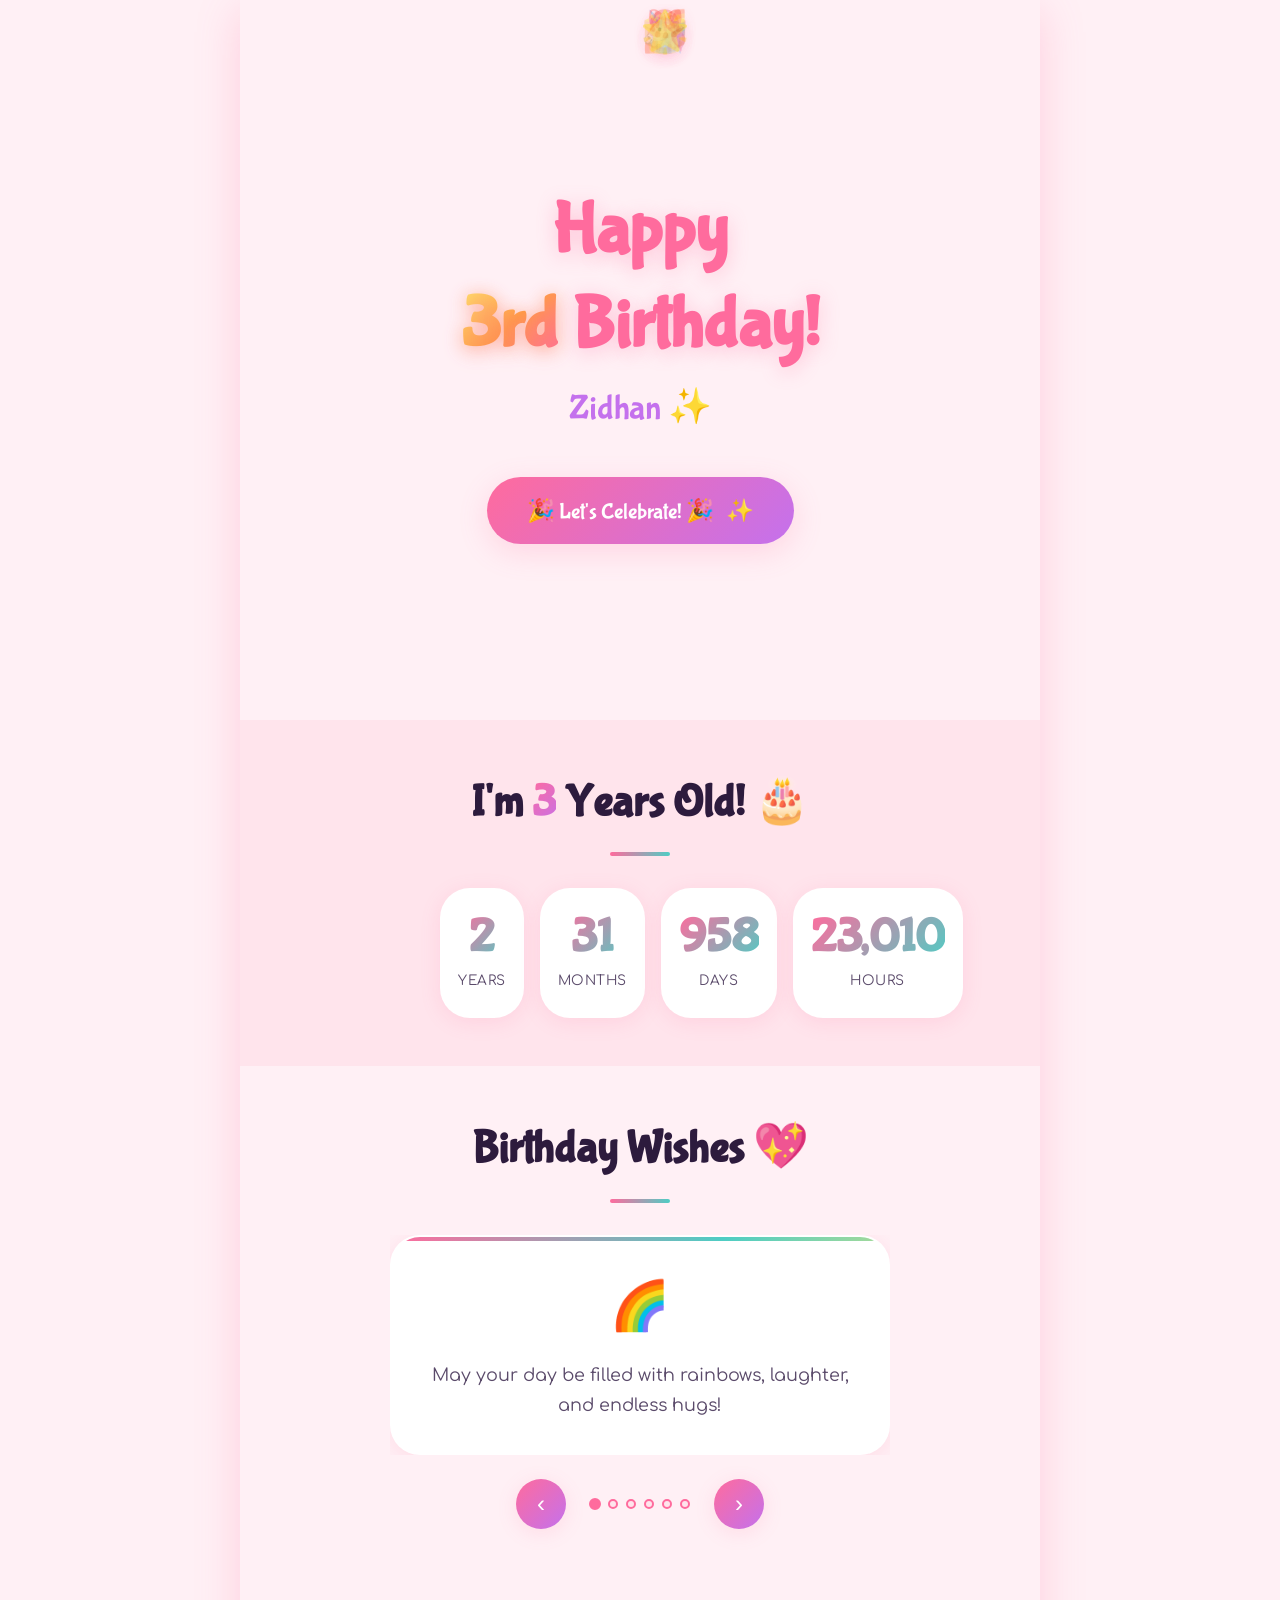
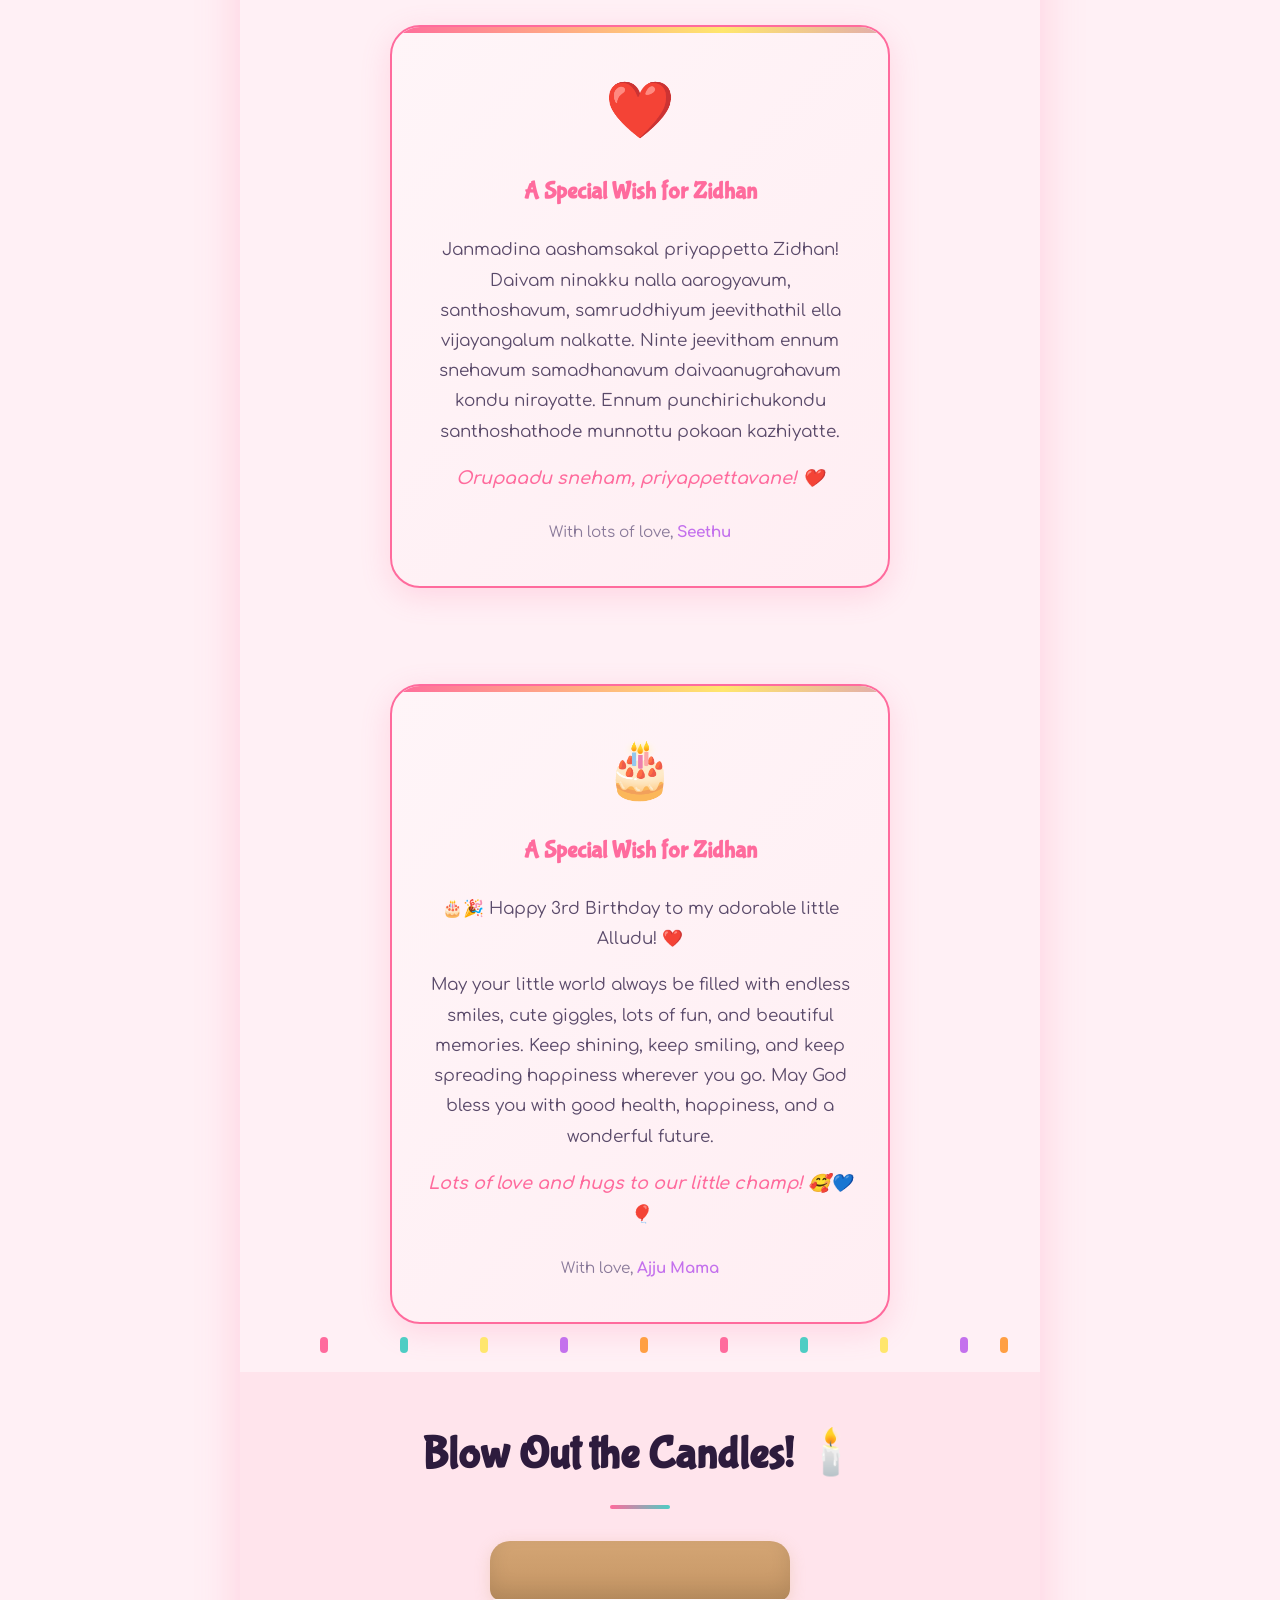
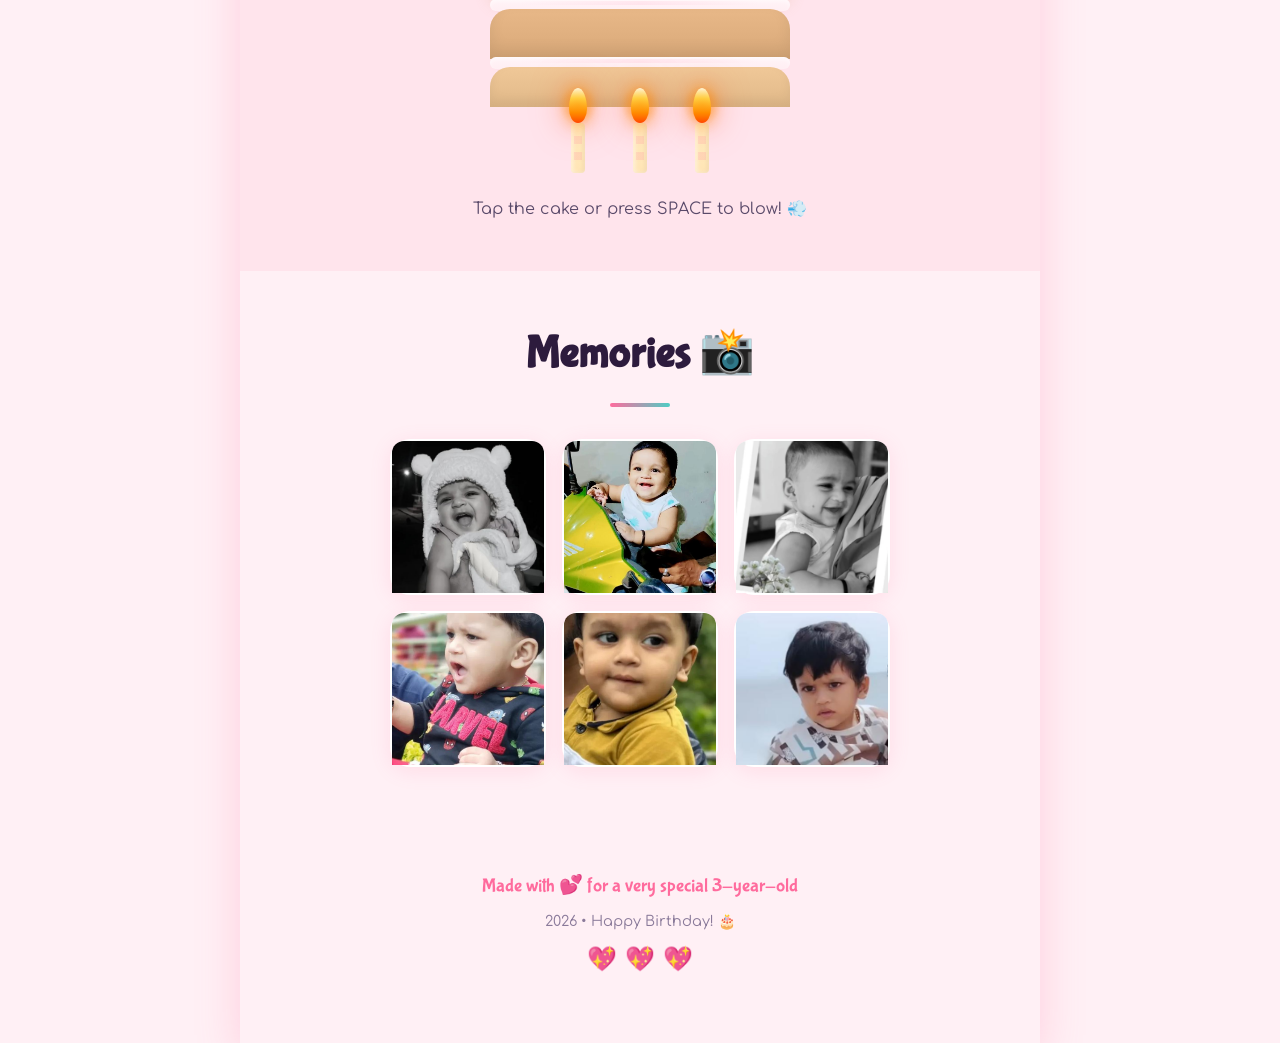
<file: index.html>
<!DOCTYPE html>
<html lang="en">
<head>
    <meta charset="UTF-8">
    <meta name="viewport" content="width=device-width, initial-scale=1.0, viewport-fit=cover">
    <meta name="theme-color" content="#ff6b9d">
    <meta name="description" content="Happy 3rd Birthday! A magical celebration website">
    <title>🎂 Happy 3rd Birthday! 🎈</title>
    <link rel="preconnect" href="https://fonts.googleapis.com">
    <link rel="preconnect" href="https://fonts.gstatic.com" crossorigin>
    <link href="https://fonts.googleapis.com/css2?family=Bubblegum+Sans&family=Comfortaa:wght@400;600;700&display=swap" rel="stylesheet">
    <link rel="stylesheet" href="style.css">
    <link rel="manifest" href="manifest.json">
    <link rel="apple-touch-icon" href="icons/icon-192.png">
</head>
<body>
    <canvas id="confetti-canvas" aria-hidden="true"></canvas>

    <div class="page-wrapper">
        <!-- Hero Section -->
        <header class="hero" role="banner">
            <div class="floating-elements" aria-hidden="true">
                <span class="float-item" style="--i: 0">🎈</span>
                <span class="float-item" style="--i: 1">🎁</span>
                <span class="float-item" style="--i: 2">🧁</span>
                <span class="float-item" style="--i: 3">🌈</span>
                <span class="float-item" style="--i: 4">⭐</span>
                <span class="float-item" style="--i: 5">🎂</span>
                <span class="float-item" style="--i: 6">🦄</span>
                <span class="float-item" style="--i: 7">🌟</span>
            </div>

            <h1 class="birthday-title">
                <span class="title-line">Happy</span>
                <span class="title-line age-line">
                    <span class="age-number">3rd</span>
                    Birthday!
                </span>
            </h1>

            <p class="birthday-name">Zidhan ✨</p>

            <button class="cta-button" id="celebrate-btn" aria-label="Start the celebration">
                <span class="btn-text">🎉 Let's Celebrate! 🎉</span>
                <span class="btn-sparkle" aria-hidden="true">✨</span>
            </button>
        </header>

        <!-- Age Counter Section -->
        <section class="age-counter" aria-labelledby="age-heading">
            <h2 id="age-heading" class="section-title">I'm <span class="highlight">3</span> Years Old! 🎂</h2>
            <div class="counter-grid">
                <div class="counter-card">
                    <span class="counter-number" data-target="3">0</span>
                    <span class="counter-label">Years</span>
                </div>
                <div class="counter-card">
                    <span class="counter-number" data-target="36">0</span>
                    <span class="counter-label">Months</span>
                </div>
                <div class="counter-card">
                    <span class="counter-number" data-target="1095">0</span>
                    <span class="counter-label">Days</span>
                </div>
                <div class="counter-card">
                    <span class="counter-number" data-target="26280">0</span>
                    <span class="counter-label">Hours</span>
                </div>
            </div>
        </section>

        <!-- Wishes Section -->
        <section class="wishes" aria-labelledby="wishes-heading">
            <h2 id="wishes-heading" class="section-title">Birthday Wishes 💖</h2>
            <div class="wishes-carousel" id="wishes-carousel" role="region" aria-label="Birthday wishes">
                <div class="wish-card active" data-wish="1">
                    <div class="wish-icon">🌈</div>
                    <p class="wish-text">May your day be filled with rainbows, laughter, and endless hugs!</p>
                </div>
                <div class="wish-card" data-wish="2">
                    <div class="wish-icon">🦄</div>
                    <p class="wish-text">You're more magical than a unicorn and sweeter than cotton candy!</p>
                </div>
                <div class="wish-card" data-wish="3">
                    <div class="wish-icon">🚀</div>
                    <p class="wish-text">Dream big, little astronaut! The universe is yours to explore!</p>
                </div>
                <div class="wish-card" data-wish="4">
                    <div class="wish-icon">🎨</div>
                    <p class="wish-text">Paint the world with your colors. You're a masterpiece in the making!</p>
                </div>
                <div class="wish-card" data-wish="5">
                    <div class="wish-icon">🧸</div>
                    <p class="wish-text">May your teddy bears always be fluffy and your blankets forever cozy!</p>
                </div>
                <div class="wish-card" data-wish="6">
                    <div class="wish-icon">📚</div>
                    <p class="wish-text">Every book opens a new adventure. Keep turning those pages!</p>
                </div>
            </div>
            <div class="carousel-nav" aria-label="Navigate wishes">
                <button class="nav-btn prev" id="prev-wish" aria-label="Previous wish">‹</button>
                <div class="nav-dots" id="nav-dots" aria-label="Wish indicators"></div>
                <button class="nav-btn next" id="next-wish" aria-label="Next wish">›</button>
            </div>
        </section>

        <!-- Special Wish from Seethu -->
        <section class="special-wish" aria-labelledby="special-wish-heading">
            <div class="special-wish-card">
                <div class="special-wish-icon">❤️</div>
                <h3 class="special-wish-title">A Special Wish for Zidhan</h3>
                <div class="special-wish-content">
                    <p>Janmadina aashamsakal priyappetta Zidhan! Daivam ninakku nalla aarogyavum, santhoshavum, samruddhiyum jeevithathil ella vijayangalum nalkatte. Ninte jeevitham ennum snehavum samadhanavum daivaanugrahavum kondu nirayatte. Ennum punchirichukondu santhoshathode munnottu pokaan kazhiyatte.</p>
                    <p class="special-wish-signature">Orupaadu sneham, priyappettavane! ❤️</p>
                    <p class="special-wish-from">With lots of love, <strong>Seethu</strong></p>
                </div>
            </div>
        </section>

        <!-- Special Wish from Ajju Mama -->
        <section class="special-wish" aria-labelledby="special-wish-heading-2">
            <div class="special-wish-card">
                <div class="special-wish-icon">🎂</div>
                <h3 class="special-wish-title">A Special Wish for Zidhan</h3>
                <div class="special-wish-content">
                    <p>🎂🎉 Happy 3rd Birthday to my adorable little Alludu! ❤️</p>
                    <p>May your little world always be filled with endless smiles, cute giggles, lots of fun, and beautiful memories. Keep shining, keep smiling, and keep spreading happiness wherever you go. May God bless you with good health, happiness, and a wonderful future.</p>
                    <p class="special-wish-signature">Lots of love and hugs to our little champ! 🥰💙🎈</p>
                    <p class="special-wish-from">With love, <strong>Ajju Mama</strong></p>
                </div>
            </div>
        </section>

        <!-- Interactive Cake Section -->
        <section class="cake-section" aria-labelledby="cake-heading">
            <h2 id="cake-heading" class="section-title">Blow Out the Candles! 🕯️</h2>
            <div class="cake-container" id="cake-container" role="button" tabindex="0" aria-label="Birthday cake with 3 candles. Tap or press space to blow them out!">
                <div class="cake-layers">
                    <div class="cake-layer bottom"></div>
                    <div class="cake-frosting"></div>
                    <div class="cake-layer middle"></div>
                    <div class="cake-frosting"></div>
                    <div class="cake-layer top"></div>
                </div>
                <div class="candles" id="candles">
                    <div class="candle" data-candle="1">
                        <div class="candle-body"></div>
                        <div class="flame" id="flame-1">
                            <div class="flame-inner"></div>
                            <div class="flame-glow"></div>
                        </div>
                    </div>
                    <div class="candle" data-candle="2">
                        <div class="candle-body"></div>
                        <div class="flame" id="flame-2">
                            <div class="flame-inner"></div>
                            <div class="flame-glow"></div>
                        </div>
                    </div>
                    <div class="candle" data-candle="3">
                        <div class="candle-body"></div>
                        <div class="flame" id="flame-3">
                            <div class="flame-inner"></div>
                            <div class="flame-glow"></div>
                        </div>
                    </div>
                </div>
                <div class="cake-decorations" aria-hidden="true">
                    <span class="sprinkle" style="--i: 0"></span>
                    <span class="sprinkle" style="--i: 1"></span>
                    <span class="sprinkle" style="--i: 2"></span>
                    <span class="sprinkle" style="--i: 3"></span>
                    <span class="sprinkle" style="--i: 4"></span>
                    <span class="sprinkle" style="--i: 5"></span>
                    <span class="sprinkle" style="--i: 6"></span>
                    <span class="sprinkle" style="--i: 7"></span>
                    <span class="sprinkle" style="--i: 8"></span>
                    <span class="sprinkle" style="--i: 9"></span>
                </div>
            </div>
            <p class="cake-instruction" id="cake-instruction">Tap the cake or press SPACE to blow! 💨</p>
            <div class="celebration-message hidden" id="celebration-message">
                <h3>🎉 Happy Birthday! 🎉</h3>
                <p>Your wish has been sent to the stars! ⭐</p>
            </div>
        </section>

        <!-- Photo Gallery -->
        <section class="gallery" aria-labelledby="gallery-heading">
            <h2 id="gallery-heading" class="section-title">Memories 📸</h2>
            <div class="gallery-grid" id="gallery-grid">
                <div class="gallery-item" tabindex="0" role="button" >
                    <img src="1.jpg" alt="Baby's first smile" loading="lazy" class="gallery-image">
                </div>
                <div class="gallery-item" tabindex="0" role="button" aria-label="Photo 2: First steps">
                    <img src="2.jpg" alt="Baby taking first steps" loading="lazy" class="gallery-image">
                </div>
                <div class="gallery-item" tabindex="0" role="button" aria-label="Photo 3: First birthday">
                    <img src="3.jpg" alt="First birthday celebration" loading="lazy" class="gallery-image">
                    
                </div>
                <div class="gallery-item" tabindex="0" role="button" aria-label="Photo 4: Second birthday">
                    <img src="4.jpg" alt="Second birthday party" loading="lazy" class="gallery-image">
                </div>
                <div class="gallery-item" tabindex="0" role="button" aria-label="Photo 5: Playing in park">
                    <img src="5.jpg" alt="Child playing in park" loading="lazy" class="gallery-image">
                </div>
                <div class="gallery-item" tabindex="0" role="button" aria-label="Photo 6: Family time">
                    <img src="6.jpg" alt="Family time together" loading="lazy" class="gallery-image">
                </div>
            </div>
        </section>

        <!-- Footer -->
        <footer class="footer" role="contentinfo">
            <div class="footer-content">
                <p class="footer-love">Made with 💕 for a very special 3-year-old</p>
                <p class="footer-year">2026 • Happy Birthday! 🎂</p>
                <div class="social-hearts" aria-hidden="true">
                    <span>💖</span>
                    <span>💖</span>
                    <span>💖</span>
                </div>
            </div>
        </footer>
    </div>

    <!-- Audio for interactions -->
    <audio id="pop-sound" preload="auto">
        <source src="[data-uri]" type="audio/wav">
    </audio>
    <audio id="cheer-sound" preload="auto">
        <source src="[data-uri]" type="audio/wav">
    </audio>

    <script src="script.js"></script>
</body>
</html>
</file>
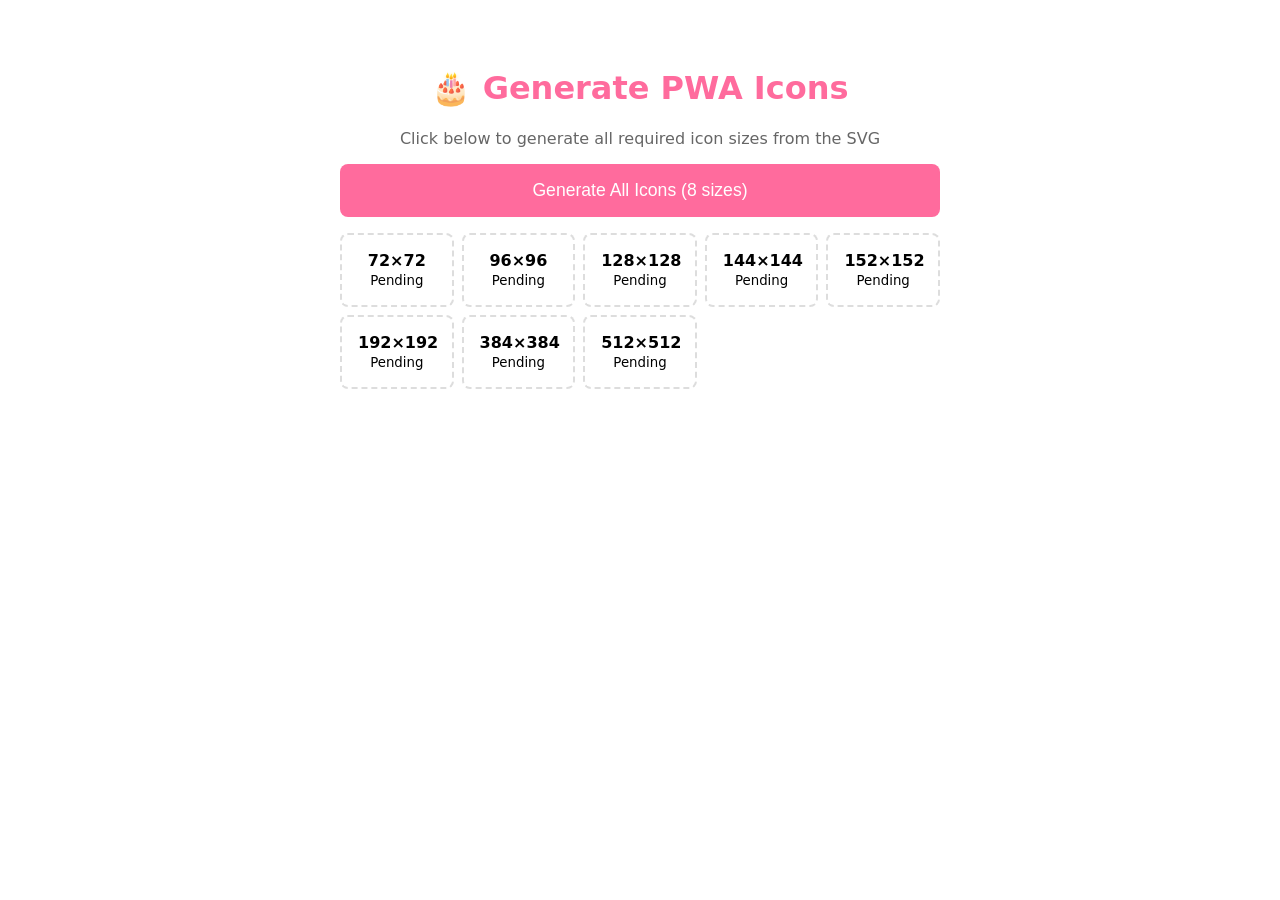
<file: icons/generate-icons.html>
<!DOCTYPE html>
<html lang="en">
<head>
    <meta charset="UTF-8">
    <meta name="viewport" content="width=device-width, initial-scale=1.0">
    <title>Generate PWA Icons</title>
    <style>
        body { font-family: system-ui; max-width: 600px; margin: 2rem auto; padding: 1rem; }
        .btn { display: block; width: 100%; padding: 1rem; font-size: 1.1rem; background: #ff6b9d; color: white; border: none; border-radius: 8px; cursor: pointer; margin-bottom: 1rem; }
        .btn:hover { background: #e85a87; }
        .sizes { display: grid; grid-template-columns: repeat(auto-fill, minmax(100px, 1fr)); gap: 0.5rem; margin-top: 1rem; }
        .size-box { border: 2px dashed #ddd; padding: 1rem; text-align: center; border-radius: 8px; }
        .size-box.ready { border-color: #4ecdc4; background: #f0fdfd; }
        canvas { max-width: 100%; border: 1px solid #eee; border-radius: 4px; }
        h1 { text-align: center; color: #ff6b9d; }
        p { color: #666; text-align: center; }
    </style>
</head>
<body>
    <h1>🎂 Generate PWA Icons</h1>
    <p>Click below to generate all required icon sizes from the SVG</p>
    <button class="btn" id="generate-btn">Generate All Icons (8 sizes)</button>
    <div class="sizes" id="sizes-container"></div>

    <script>
        const sizes = [72, 96, 128, 144, 152, 192, 384, 512];
        const container = document.getElementById('sizes-container');
        const btn = document.getElementById('generate-btn');

        // Create placeholder boxes
        sizes.forEach(size => {
            const box = document.createElement('div');
            box.className = 'size-box';
            box.id = `size-${size}`;
            box.innerHTML = `<strong>${size}×${size}</strong><br><small>Pending</small>`;
            container.appendChild(box);
        });

        async function generateIcons() {
            btn.disabled = true;
            btn.textContent = 'Generating...';

            // Fetch the SVG
            const svgResponse = await fetch('icon.svg');
            const svgText = await svgResponse.text();

            for (const size of sizes) {
                const box = document.getElementById(`size-${size}`);
                box.innerHTML = `<strong>${size}×${size}</strong><br><small>Generating...</small>`;

                // Create canvas
                const canvas = document.createElement('canvas');
                canvas.width = size;
                canvas.height = size;
                const ctx = canvas.getContext('2d');

                // Create image from SVG
                const img = new Image();
                const svgBlob = new Blob([svgText], { type: 'image/svg+xml' });
                const url = URL.createObjectURL(svgBlob);

                await new Promise((resolve, reject) => {
                    img.onload = resolve;
                    img.onerror = reject;
                    img.src = url;
                });

                // Draw with white background
                ctx.fillStyle = '#fff0f5';
                ctx.fillRect(0, 0, size, size);
                ctx.drawImage(img, 0, 0, size, size);

                URL.revokeObjectURL(url);

                // Convert to PNG and download
                canvas.toBlob(blob => {
                    const a = document.createElement('a');
                    a.href = URL.createObjectURL(blob);
                    a.download = `icon-${size}.png`;
                    a.click();
                    URL.revokeObjectURL(a.href);

                    box.className = 'size-box ready';
                    box.innerHTML = `<strong>${size}×${size}</strong><br><small>✅ Ready</small>`;
                    box.appendChild(canvas.cloneNode(true));
                }, 'image/png');
            }

            btn.textContent = 'All Icons Generated! 🎉';
            btn.style.background = '#4ecdc4';
        }

        btn.addEventListener('click', generateIcons);
    </script>
</body>
</html>
</file>
<file: style.css>
/* ===== RESET & BASE ===== */
*, *::before, *::after {
    box-sizing: border-box;
    margin: 0;
    padding: 0;
}

:root {
    /* Colors */
    --bg-primary: #fff0f5;
    --bg-secondary: #ffe4ec;
    --bg-card: #ffffff;
    --accent-pink: #ff6b9d;
    --accent-pink-dark: #e85a87;
    --accent-blue: #4ecdc4;
    --accent-yellow: #ffe66d;
    --accent-purple: #c471ed;
    --accent-orange: #ff9f43;
    --text-primary: #2d1b3d;
    --text-secondary: #5a4a6a;
    --text-light: #8a7a9a;
    --white: #ffffff;
    --shadow-soft: 0 4px 20px rgba(255, 107, 157, 0.15);
    --shadow-medium: 0 8px 30px rgba(255, 107, 157, 0.2);
    --shadow-strong: 0 12px 40px rgba(255, 107, 157, 0.25);
    --radius-sm: 12px;
    --radius-md: 20px;
    --radius-lg: 30px;
    --radius-full: 9999px;
    --transition-fast: 150ms ease;
    --transition-normal: 300ms ease;
    --transition-slow: 500ms ease;
    --font-heading: 'Bubblegum Sans', 'Comfortaa', cursive;
    --font-body: 'Comfortaa', cursive;
    --safe-top: env(safe-area-inset-top, 0);
    --safe-bottom: env(safe-area-inset-bottom, 0);
    --safe-left: env(safe-area-inset-left, 0);
    --safe-right: env(safe-area-inset-right, 0);
}

@media (prefers-reduced-motion: reduce) {
    *, *::before, *::after {
        animation-duration: 0.01ms !important;
        animation-iteration-count: 1 !important;
        transition-duration: 0.01ms !important;
    }
}

html {
    font-size: 16px;
    scroll-behavior: smooth;
    -webkit-text-size-adjust: 100%;
}

body {
    font-family: var(--font-body);
    background: var(--bg-primary);
    color: var(--text-primary);
    line-height: 1.6;
    min-height: 100vh;
    overflow-x: hidden;
    -webkit-font-smoothing: antialiased;
    -moz-osx-font-smoothing: grayscale;
}

.page-wrapper {
    min-height: 100vh;
    display: flex;
    flex-direction: column;
    padding-bottom: calc(var(--safe-bottom) + 2rem);
}

/* ===== FLOATING BACKGROUND ELEMENTS ===== */
.floating-elements {
    position: fixed;
    top: 0;
    left: 0;
    width: 100%;
    height: 100%;
    pointer-events: none;
    z-index: 0;
    overflow: hidden;
}

.float-item {
    position: absolute;
    font-size: clamp(1.5rem, 4vw, 2.5rem);
    animation: floatUp 20s linear infinite;
    opacity: 0.3;
    filter: drop-shadow(0 4px 8px rgba(255, 107, 157, 0.2));
}

.float-item:nth-child(odd) { animation-direction: reverse; }

@keyframes floatUp {
    0% { transform: translateY(100vh) rotate(0deg) scale(0.5); opacity: 0; }
    10% { opacity: 0.3; }
    90% { opacity: 0.3; }
    100% { transform: translateY(-10vh) rotate(360deg) scale(1); opacity: 0; }
}

/* ===== CONFETTI CANVAS ===== */
#confetti-canvas {
    position: fixed;
    top: 0;
    left: 0;
    width: 100%;
    height: 100%;
    pointer-events: none;
    z-index: 9999;
}

/* ===== HERO SECTION ===== */
.hero {
    position: relative;
    z-index: 1;
    padding: calc(4rem + var(--safe-top)) 1.5rem 3rem;
    text-align: center;
    min-height: 60vh;
    display: flex;
    flex-direction: column;
    justify-content: center;
    align-items: center;
}

.birthday-title {
    font-family: var(--font-heading);
    font-size: clamp(2.5rem, 8vw, 4.5rem);
    line-height: 1.1;
    color: var(--accent-pink);
    text-shadow: 0 4px 20px rgba(255, 107, 157, 0.3);
    animation: titlePop 1s cubic-bezier(0.68, -0.55, 0.265, 1.55) both;
}

@keyframes titlePop {
    0% { transform: scale(0.3); opacity: 0; }
    100% { transform: scale(1); opacity: 1; }
}

.title-line { display: block; }
.age-line { margin-top: 0.2em; }
.age-number {
    background: linear-gradient(135deg, var(--accent-yellow), var(--accent-orange), var(--accent-pink));
    -webkit-background-clip: text;
    -webkit-text-fill-color: transparent;
    background-clip: text;
    filter: drop-shadow(0 2px 8px rgba(255, 159, 67, 0.4));
    animation: rainbowShift 3s ease-in-out infinite;
}

@keyframes rainbowShift {
    0%, 100% { filter: drop-shadow(0 2px 8px rgba(255, 159, 67, 0.4)) hue-rotate(0deg); }
    50% { filter: drop-shadow(0 2px 8px rgba(196, 113, 237, 0.4)) hue-rotate(30deg); }
}

.birthday-name {
    font-family: var(--font-heading);
    font-size: clamp(1.5rem, 4vw, 2.2rem);
    color: var(--accent-purple);
    margin-top: 1rem;
    animation: fadeInUp 1s ease 0.3s both;
}

@keyframes fadeInUp {
    from { transform: translateY(20px); opacity: 0; }
    to { transform: translateY(0); opacity: 1; }
}

/* ===== CTA BUTTON ===== */
.cta-button {
    margin-top: 2.5rem;
    padding: 1.2rem 2.5rem;
    font-family: var(--font-heading);
    font-size: clamp(1.1rem, 3vw, 1.4rem);
    background: linear-gradient(135deg, var(--accent-pink), var(--accent-purple));
    color: var(--white);
    border: none;
    border-radius: var(--radius-full);
    cursor: pointer;
    box-shadow: var(--shadow-medium);
    transition: var(--transition-normal);
    position: relative;
    overflow: hidden;
    animation: fadeInUp 1s ease 0.6s both;
}

.cta-button::before {
    content: '';
    position: absolute;
    top: 0;
    left: -100%;
    width: 100%;
    height: 100%;
    background: linear-gradient(90deg, transparent, rgba(255,255,255,0.3), transparent);
    transition: left 0.5s ease;
}

.cta-button:hover::before, .cta-button:focus::before { left: 100%; }
.cta-button:hover, .cta-button:focus {
    transform: translateY(-4px) scale(1.02);
    box-shadow: var(--shadow-strong);
}
.cta-button:active { transform: translateY(-2px) scale(0.98); }
.cta-button:focus-visible { outline: 3px solid var(--accent-yellow); outline-offset: 4px; }

.btn-sparkle {
    display: inline-block;
    margin-left: 0.5rem;
    animation: sparkle 1.5s ease-in-out infinite;
}

@keyframes sparkle {
    0%, 100% { transform: scale(1) rotate(0deg); }
    50% { transform: scale(1.3) rotate(15deg); }
}

/* ===== SECTION STYLES ===== */
section {
    padding: 3rem 1.5rem;
    position: relative;
    z-index: 1;
}

.section-title {
    font-family: var(--font-heading);
    font-size: clamp(1.8rem, 5vw, 2.8rem);
    text-align: center;
    color: var(--text-primary);
    margin-bottom: 2rem;
    position: relative;
}

.section-title::after {
    content: '';
    display: block;
    width: 60px;
    height: 4px;
    background: linear-gradient(90deg, var(--accent-pink), var(--accent-blue));
    border-radius: var(--radius-full);
    margin: 0.8rem auto 0;
}

.highlight {
    color: var(--accent-pink);
    background: linear-gradient(135deg, var(--accent-pink), var(--accent-purple));
    -webkit-background-clip: text;
    -webkit-text-fill-color: transparent;
    background-clip: text;
}

/* ===== AGE COUNTER ===== */
.age-counter { background: var(--bg-secondary); }
.counter-grid {
    display: grid;
    grid-template-columns: repeat(2, 1fr);
    gap: 1rem;
    max-width: 400px;
    margin: 0 auto;
}

.counter-card {
    background: var(--bg-card);
    border-radius: var(--radius-lg);
    padding: 1.5rem 1rem;
    text-align: center;
    box-shadow: var(--shadow-soft);
    transition: var(--transition-normal);
    border: 2px solid transparent;
}

.counter-card:hover {
    transform: translateY(-4px);
    box-shadow: var(--shadow-medium);
    border-color: var(--accent-yellow);
}

.counter-number {
    display: block;
    font-family: var(--font-heading);
    font-size: clamp(2rem, 6vw, 3rem);
    font-weight: 700;
    background: linear-gradient(135deg, var(--accent-pink), var(--accent-blue));
    -webkit-background-clip: text;
    -webkit-text-fill-color: transparent;
    background-clip: text;
    line-height: 1;
}

.counter-label {
    display: block;
    font-size: 0.85rem;
    color: var(--text-secondary);
    margin-top: 0.5rem;
    text-transform: uppercase;
    letter-spacing: 0.5px;
}

/* ===== WISHES CAROUSEL ===== */
.wishes { background: var(--bg-primary); }
.wishes-carousel {
    position: relative;
    max-width: 500px;
    margin: 0 auto;
    overflow: hidden;
}

.wish-card {
    display: none;
    background: var(--bg-card);
    border-radius: var(--radius-lg);
    padding: 2rem;
    text-align: center;
    box-shadow: var(--shadow-soft);
    border: 2px solid transparent;
    animation: wishSlideIn 0.4s ease both;
    position: relative;
    overflow: hidden;
}

.wish-card.active { display: block; }

@keyframes wishSlideIn {
    from { transform: translateX(30px); opacity: 0; }
    to { transform: translateX(0); opacity: 1; }
}

.wish-card::before {
    content: '';
    position: absolute;
    top: 0;
    left: 0;
    right: 0;
    height: 4px;
    background: linear-gradient(90deg, var(--accent-pink), var(--accent-blue), var(--accent-yellow), var(--accent-purple));
    background-size: 200% 100%;
    animation: gradientFlow 3s ease infinite;
}

@keyframes gradientFlow {
    0%, 100% { background-position: 0% 50%; }
    50% { background-position: 100% 50%; }
}

.wish-icon {
    font-size: 3rem;
    margin-bottom: 1rem;
    animation: bounce 2s ease-in-out infinite;
}

@keyframes bounce {
    0%, 100% { transform: translateY(0); }
    50% { transform: translateY(-8px); }
}

.wish-text {
    font-size: 1.1rem;
    color: var(--text-secondary);
    line-height: 1.7;
}

/* Carousel Navigation */
.carousel-nav {
    display: flex;
    align-items: center;
    justify-content: center;
    gap: 1.5rem;
    margin-top: 1.5rem;
}

.nav-btn {
    width: 50px;
    height: 50px;
    border-radius: 50%;
    border: none;
    background: linear-gradient(135deg, var(--accent-pink), var(--accent-purple));
    color: var(--white);
    font-size: 1.5rem;
    cursor: pointer;
    box-shadow: var(--shadow-soft);
    transition: var(--transition-normal);
    display: flex;
    align-items: center;
    justify-content: center;
}

.nav-btn:hover, .nav-btn:focus {
    transform: scale(1.1);
    box-shadow: var(--shadow-medium);
}
.nav-btn:focus-visible { outline: 3px solid var(--accent-yellow); outline-offset: 3px; }
.nav-btn:disabled { opacity: 0.4; cursor: not-allowed; transform: none; }

.nav-dots { display: flex; gap: 0.5rem; }
.nav-dot {
    width: 10px;
    height: 10px;
    border-radius: 50%;
    background: var(--bg-secondary);
    border: 2px solid var(--accent-pink);
    cursor: pointer;
    transition: var(--transition-fast);
}
.nav-dot.active {
    background: var(--accent-pink);
    transform: scale(1.2);
}
.nav-dot:focus-visible { outline: 3px solid var(--accent-yellow); outline-offset: 3px; }

/* ===== SPECIAL WISH ===== */
.special-wish { background: var(--bg-primary); }
.special-wish-card {
    max-width: 500px;
    margin: 0 auto;
    background: linear-gradient(135deg, #fff5f8 0%, #ffeef3 100%);
    border-radius: var(--radius-lg);
    padding: 2.5rem 2rem;
    text-align: center;
    box-shadow: var(--shadow-medium);
    border: 2px solid var(--accent-pink);
    position: relative;
    overflow: hidden;
}
.special-wish-card::before {
    content: '';
    position: absolute;
    top: 0;
    left: 0;
    right: 0;
    height: 6px;
    background: linear-gradient(90deg, var(--accent-pink), var(--accent-yellow), var(--accent-purple), var(--accent-blue));
    background-size: 200% 100%;
    animation: gradientFlow 3s ease infinite;
}
.special-wish-icon {
    font-size: 3.5rem;
    margin-bottom: 1rem;
    animation: heartBeat 1.5s ease-in-out infinite;
}
.special-wish-title {
    font-family: var(--font-heading);
    font-size: 1.5rem;
    color: var(--accent-pink);
    margin-bottom: 1.5rem;
}
.special-wish-content {
    color: var(--text-secondary);
    line-height: 1.8;
    font-size: 1.05rem;
}
.special-wish-content p { margin-bottom: 1rem; }
.special-wish-content p:last-child { margin-bottom: 0; }
.special-wish-signature {
    font-style: italic;
    color: var(--accent-pink);
    font-weight: 600;
    font-size: 1.1rem;
}
.special-wish-from {
    color: var(--text-light);
    font-size: 0.95rem;
    margin-top: 1.5rem !important;
}
.special-wish-from strong { color: var(--accent-purple); }

/* ===== CAKE SECTION ===== */
.cake-section { background: var(--bg-secondary); }
.cake-container {
    max-width: 300px;
    margin: 0 auto 1.5rem;
    cursor: pointer;
    transition: var(--transition-normal);
    -webkit-tap-highlight-color: transparent;
}

.cake-container:focus-visible {
    outline: 3px solid var(--accent-yellow);
    outline-offset: 8px;
    border-radius: var(--radius-lg);
}

.cake-layers {
    position: relative;
    width: 100%;
}

.cake-layer {
    border-radius: var(--radius-md) var(--radius-md) 0 0;
    position: relative;
}

.cake-layer.bottom {
    height: 60px;
    background: linear-gradient(180deg, #d4a574, #c49564);
    border-radius: var(--radius-md) var(--radius-md) var(--radius-sm) var(--radius-sm);
    box-shadow: inset 0 -10px 20px rgba(0,0,0,0.1), 0 4px 15px rgba(212, 165, 116, 0.3);
}

.cake-layer.middle {
    height: 50px;
    background: linear-gradient(180deg, #e8b888, #d8a878);
    margin-top: -2px;
    box-shadow: inset 0 -8px 15px rgba(0,0,0,0.08);
}

.cake-layer.top {
    height: 40px;
    background: linear-gradient(180deg, #f0c898, #e0b888);
    margin-top: -2px;
    box-shadow: inset 0 -6px 12px rgba(0,0,0,0.06);
}

.cake-frosting {
    height: 12px;
    background: linear-gradient(180deg, #fff5f8, #ffeef3);
    border-radius: var(--radius-sm);
    margin-top: -2px;
    position: relative;
    box-shadow: inset 0 2px 4px rgba(255, 255, 255, 0.5);
}

.cake-frosting::before {
    content: '';
    position: absolute;
    top: 2px;
    left: 10%;
    right: 10%;
    height: 4px;
    background: linear-gradient(90deg, transparent, rgba(255, 107, 157, 0.1), transparent);
    border-radius: 2px;
}

.candles {
    display: flex;
    justify-content: center;
    gap: clamp(1.5rem, 5vw, 3rem);
    padding-top: 1rem;
    position: relative;
    z-index: 10;
}

.candle {
    position: relative;
    animation: candleSway 3s ease-in-out infinite;
}

.candle:nth-child(2) { animation-delay: 0.5s; }
.candle:nth-child(3) { animation-delay: 1s; }

@keyframes candleSway {
    0%, 100% { transform: rotate(-1deg); }
    50% { transform: rotate(1deg); }
}

.candle-body {
    width: 14px;
    height: 50px;
    background: linear-gradient(180deg, #ffefc4, #ffe4b4);
    border-radius: 4px;
    box-shadow: inset 2px 0 4px rgba(255,255,255,0.5), inset -2px 0 4px rgba(0,0,0,0.05);
    position: relative;
}

.candle-body::before {
    content: '';
    position: absolute;
    top: 10%;
    left: 20%;
    width: 60%;
    height: 80%;
    background: repeating-linear-gradient(
        0deg,
        transparent,
        transparent 8px,
        rgba(255, 107, 157, 0.15) 8px,
        rgba(255, 107, 157, 0.15) 16px
    );
    border-radius: 2px;
}

.flame {
    position: absolute;
    top: -35px;
    left: 50%;
    transform: translateX(-50%);
    width: 18px;
    height: 35px;
    animation: flameFlicker 0.15s ease-in-out infinite alternate;
    transform-origin: bottom center;
}

.flame-inner {
    width: 100%;
    height: 100%;
    background: linear-gradient(180deg, #fff8e0 0%, #ffdb4d 30%, #ff8c00 70%, #ff4500 100%);
    border-radius: 50% 50% 50% 50% / 60% 60% 40% 40%;
    filter: drop-shadow(0 0 8px rgba(255, 140, 0, 0.8)) drop-shadow(0 0 16px rgba(255, 69, 0, 0.5));
    animation: flameShape 0.2s ease-in-out infinite alternate;
}

@keyframes flameFlicker {
    0% { transform: translateX(-50%) scale(1) rotate(-2deg); opacity: 0.9; }
    100% { transform: translateX(-50%) scale(1.05) rotate(2deg); opacity: 1; }
}

@keyframes flameShape {
    0% { border-radius: 50% 50% 50% 50% / 60% 60% 40% 40%; }
    100% { border-radius: 50% 50% 50% 50% / 55% 55% 45% 45%; }
}

.flame-glow {
    position: absolute;
    top: 50%;
    left: 50%;
    transform: translate(-50%, -50%);
    width: 40px;
    height: 40px;
    background: radial-gradient(circle, rgba(255, 140, 0, 0.3) 0%, transparent 70%);
    border-radius: 50%;
    animation: glowPulse 1s ease-in-out infinite;
    pointer-events: none;
}

@keyframes glowPulse {
    0%, 100% { transform: translate(-50%, -50%) scale(1); opacity: 0.5; }
    50% { transform: translate(-50%, -50%) scale(1.3); opacity: 0.8; }
}

.flame.extinguished .flame-inner {
    display: none;
}
.flame.extinguished .flame-glow {
    background: radial-gradient(circle, rgba(100, 100, 100, 0.2) 0%, transparent 70%);
    animation: smokeRise 1s ease-out forwards;
}

@keyframes smokeRise {
    0% { transform: translate(-50%, -50%) scale(1); opacity: 0.5; }
    100% { transform: translate(-50%, -150%) scale(2); opacity: 0; }
}

.cake-decorations { position: absolute; top: -70px; left: 0; right: 0; height: 70px; pointer-events: none; }
.sprinkle {
    position: absolute;
    width: 8px;
    height: 16px;
    border-radius: 4px;
    top: 50%;
    animation: sprinkleFall 1s ease-out backwards;
}
.sprinkle:nth-child(1) { left: 10%; background: var(--accent-pink); --i: 0; }
.sprinkle:nth-child(2) { left: 20%; background: var(--accent-blue); --i: 1; }
.sprinkle:nth-child(3) { left: 30%; background: var(--accent-yellow); --i: 2; }
.sprinkle:nth-child(4) { left: 40%; background: var(--accent-purple); --i: 3; }
.sprinkle:nth-child(5) { left: 50%; background: var(--accent-orange); --i: 4; }
.sprinkle:nth-child(6) { left: 60%; background: var(--accent-pink); --i: 5; }
.sprinkle:nth-child(7) { left: 70%; background: var(--accent-blue); --i: 6; }
.sprinkle:nth-child(8) { left: 80%; background: var(--accent-yellow); --i: 7; }
.sprinkle:nth-child(9) { left: 90%; background: var(--accent-purple); --i: 8; }
.sprinkle:nth-child(10) { left: 95%; background: var(--accent-orange); --i: 9; }

@keyframes sprinkleFall {
    from { transform: translateY(-100px) rotate(0deg); opacity: 0; }
    to { transform: translateY(0) rotate(360deg); opacity: 1; }
}

.cake-instruction {
    text-align: center;
    font-size: 1rem;
    color: var(--text-secondary);
    animation: pulse 2s ease-in-out infinite;
}

@keyframes pulse {
    0%, 100% { opacity: 0.7; }
    50% { opacity: 1; }
}

.celebration-message {
    text-align: center;
    padding: 2rem;
    background: linear-gradient(135deg, rgba(255, 107, 157, 0.1), rgba(196, 113, 237, 0.1));
    border-radius: var(--radius-lg);
    border: 2px dashed var(--accent-pink);
    animation: celebrationPop 0.6s cubic-bezier(0.68, -0.55, 0.265, 1.55) both;
}

@keyframes celebrationPop {
    0% { transform: scale(0.5); opacity: 0; }
    100% { transform: scale(1); opacity: 1; }
}

.celebration-message h3 {
    font-family: var(--font-heading);
    font-size: 2rem;
    color: var(--accent-pink);
    margin-bottom: 0.5rem;
}
.celebration-message p { color: var(--text-secondary); font-size: 1.1rem; }

.hidden { display: none !important; }

/* ===== GALLERY ===== */
.gallery { background: var(--bg-primary); }
.gallery-grid {
    display: grid;
    grid-template-columns: repeat(3, 1fr);
    gap: 1rem;
    max-width: 500px;
    margin: 0 auto 1.5rem;
}

.gallery-item {
    aspect-ratio: 1;
    border-radius: var(--radius-md);
    background: var(--bg-card);
    box-shadow: var(--shadow-soft);
    cursor: pointer;
    transition: var(--transition-normal);
    display: flex;
    flex-direction: column;
    align-items: center;
    justify-content: center;
    border: 2px solid transparent;
    -webkit-tap-highlight-color: transparent;
}

.gallery-item:hover, .gallery-item:focus {
    transform: scale(1.05) rotate(-2deg);
    box-shadow: var(--shadow-medium);
    border-color: var(--accent-yellow);
    z-index: 10;
}
.gallery-item:focus-visible { outline: 3px solid var(--accent-yellow); outline-offset: 3px; }

.gallery-image {
    width: 100%;
    height: 100%;
    object-fit: cover;
    border-radius: var(--radius-sm) var(--radius-sm) 0 0;
    transition: var(--transition-normal);
}

.gallery-item:hover .gallery-image,
.gallery-item:focus .gallery-image {
    transform: scale(1.1);
}

.photo-caption {
    font-size: 0.8rem;
    color: var(--text-secondary);
    font-weight: 600;
    text-align: center;
    padding: 0 0.5rem;
}

.gallery-note {
    text-align: center;
    font-size: 0.85rem;
    color: var(--text-light);
    font-style: italic;
}

/* ===== FOOTER ===== */
.footer {
    margin-top: auto;
    padding: 2rem 1.5rem;
    text-align: center;
    background: var(--bg-primary);
    position: relative;
    z-index: 1;
}

.footer-content { display: flex; flex-direction: column; gap: 0.5rem; align-items: center; }
.footer-love {
    font-family: var(--font-heading);
    font-size: 1.2rem;
    color: var(--accent-pink);
}
.footer-year { font-size: 0.9rem; color: var(--text-light); }
.social-hearts { display: flex; gap: 0.5rem; font-size: 1.5rem; animation: heartBeat 1.5s ease-in-out infinite; }
.social-hearts span:nth-child(2) { animation-delay: 0.2s; }
.social-hearts span:nth-child(3) { animation-delay: 0.4s; }

@keyframes heartBeat {
    0%, 100% { transform: scale(1); }
    50% { transform: scale(1.2); }
}

/* ===== RESPONSIVE ===== */
@media (max-width: 480px) {
    .hero { min-height: 50vh; padding-top: calc(3rem + var(--safe-top)); }
    .counter-grid { grid-template-columns: 1fr 1fr; gap: 0.75rem; }
    .counter-card { padding: 1.25rem 0.75rem; }
    .gallery-grid { grid-template-columns: repeat(2, 1fr); }
    .wish-card { padding: 1.5rem; }
    .nav-btn { width: 44px; height: 44px; font-size: 1.2rem; }
}

@media (min-width: 768px) {
    .gallery-grid { grid-template-columns: repeat(3, 1fr); }
    .counter-grid { grid-template-columns: repeat(4, 1fr); }
    .hero { min-height: 70vh; }
}

@media (min-width: 1024px) {
    .page-wrapper { max-width: 800px; margin: 0 auto; box-shadow: var(--shadow-strong); }
    .hero { min-height: 80vh; }
}

/* ===== HIGH CONTRAST MODE ===== */
@media (prefers-contrast: high) {
    :root {
        --accent-pink: #d6336c;
        --accent-blue: #009688;
        --accent-yellow: #e6b800;
        --text-primary: #000;
        --text-secondary: #333;
    }
    .counter-card, .wish-card, .gallery-item, .wish-form, .submitted-wish {
        border: 2px solid currentColor;
    }
}

/* ===== PRINT STYLES ===== */
@media print {
    .floating-elements, #confetti-canvas, .cta-button, .nav-btn, .cake-instruction, .carousel-nav, .wish-form, .gallery-note { display: none !important; }
    .page-wrapper { box-shadow: none; }
    body { background: white; }
    section { page-break-inside: avoid; }
}
</file>
